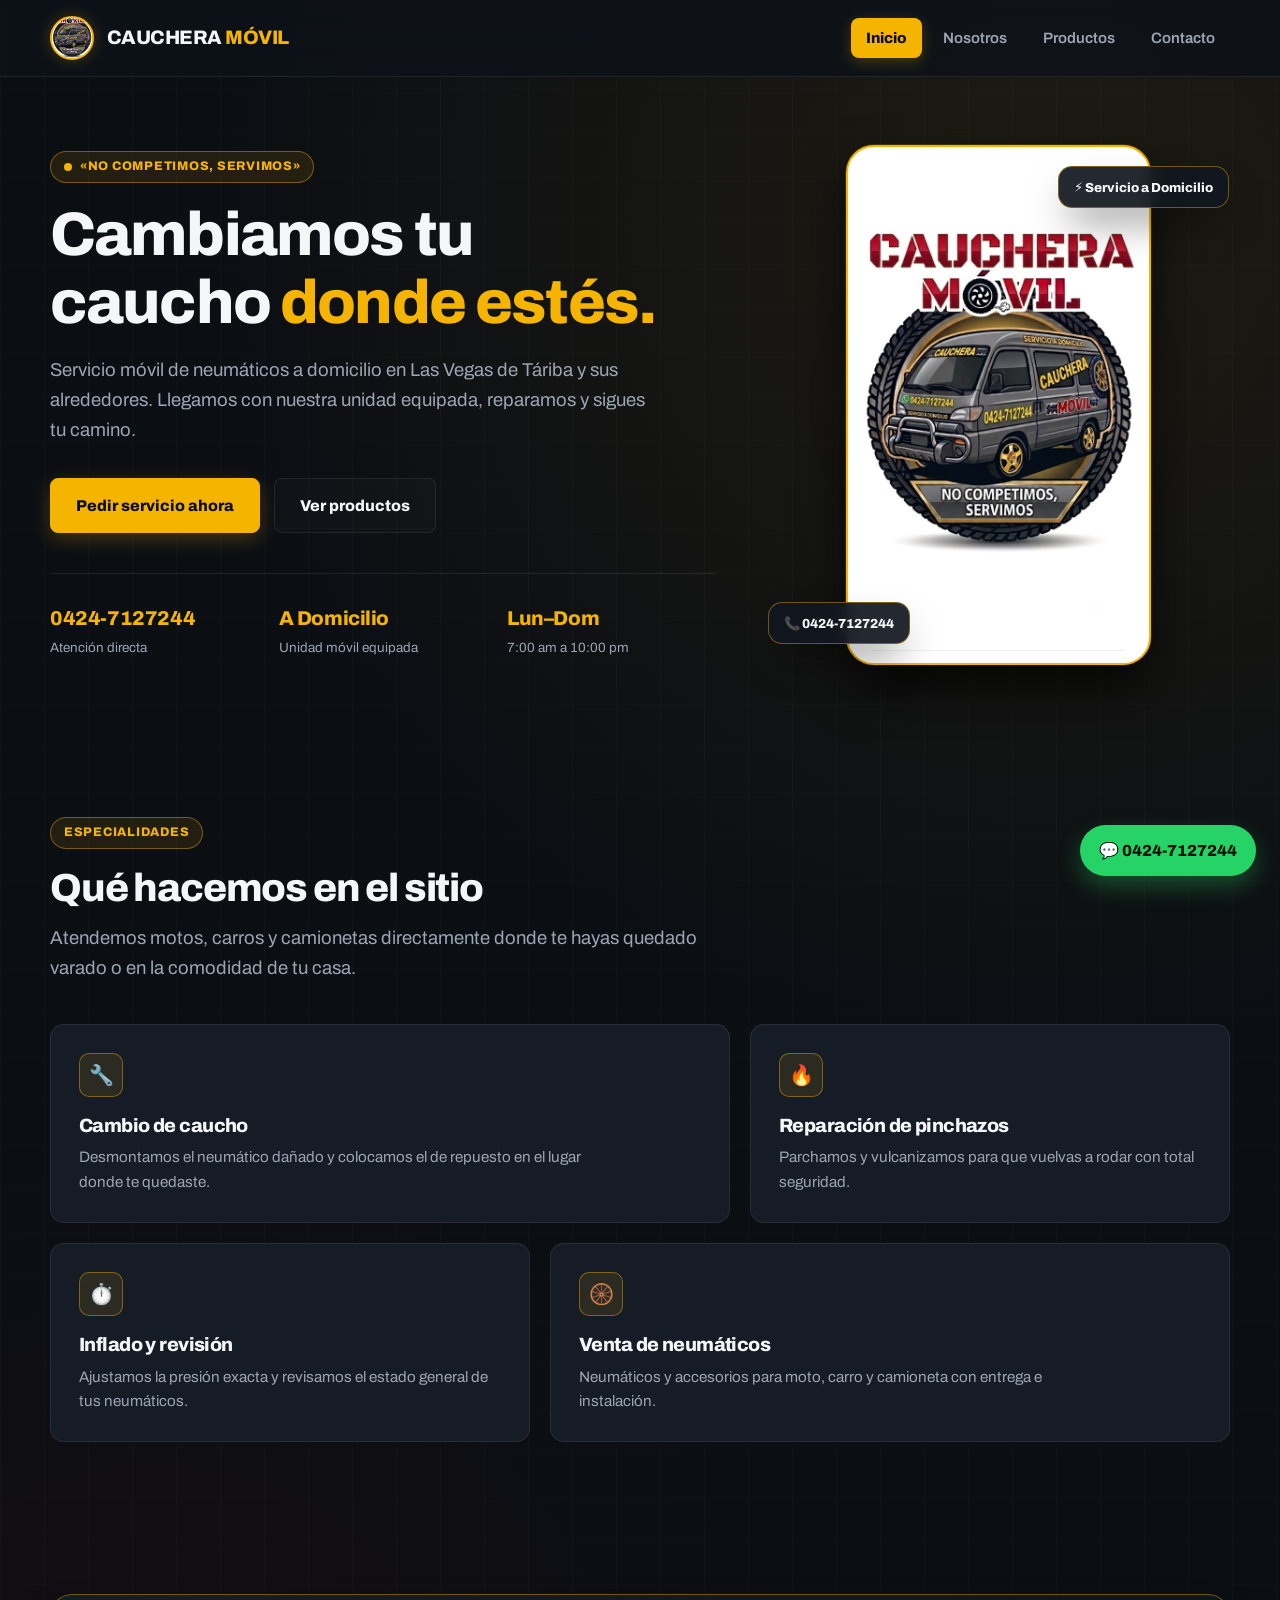
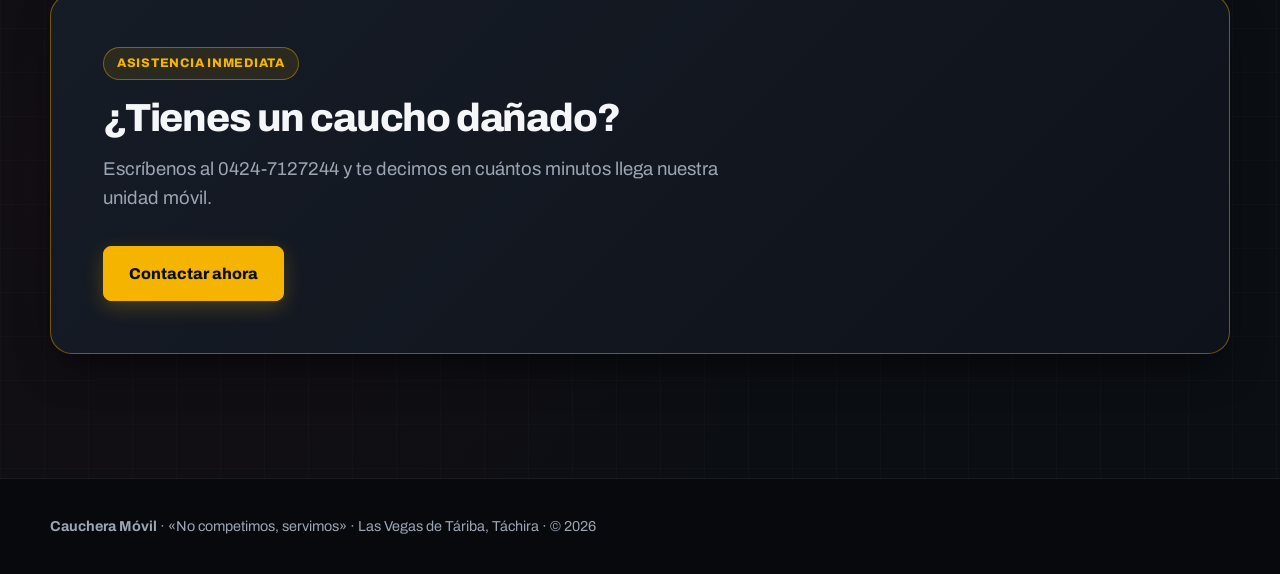
<file: index.html>
<!DOCTYPE html>
<html lang="es">
<head>
  <meta charset="utf-8">
  <meta name="viewport" content="width=device-width, initial-scale=1">
  <title>Inicio | Cauchera Móvil</title>
  <meta name="description" content="Servicio móvil de neumáticos en Las Vegas de Táriba: cambio, reparación y venta donde estés. No competimos, servimos.">
  <link rel="preconnect" href="https://fonts.googleapis.com">
  <link rel="preconnect" href="https://fonts.gstatic.com" crossorigin>
  <link href="https://fonts.googleapis.com/css2?family=Archivo:wght@400;600;800&display=swap" rel="stylesheet">
  <link rel="stylesheet" href="css/styles.css">
  <script src="js/main.js" defer></script>
</head>
<body>
  <a class="skip" href="#main">Saltar al contenido</a>

  <header class="site-header">
    <div class="wrap bar">
      <a class="brand" href="index.html">
        <img class="brand-logo" src="/src/logo.jpeg" alt="Logo Cauchera Móvil" width="44" height="44">
        <div>Cauchera <span>Móvil</span></div>
      </a>
      <button class="menu-btn" aria-expanded="false" aria-controls="nav">Menú ☰</button>
      <nav id="nav" aria-label="Principal">
        <a href="index.html" aria-current="page">Inicio</a>
        <a href="nosotros.html">Nosotros</a>
        <a href="productos.html">Productos</a>
        <a href="contacto.html">Contacto</a>
      </nav>
    </div>
  </header>

  <main id="main">
    <section class="hero">
      <div class="wrap">
        <div>
          <span class="eyebrow"><span class="pulse-dot"></span> «No competimos, servimos»</span>
          <h1>Cambiamos tu caucho <span class="highlight">donde estés.</span></h1>
          <p class="lead">Servicio móvil de neumáticos a domicilio en Las Vegas de Táriba y sus alrededores. Llegamos con nuestra unidad equipada, reparamos y sigues tu camino.</p>
          <div class="actions">
            <a class="btn" href="contacto.html">Pedir servicio ahora</a>
            <a class="btn ghost" href="productos.html">Ver productos</a>
          </div>
          <div class="hero-stats">
            <div class="stat-item">
              <strong>0424-7127244</strong>
              <span>Atención directa</span>
            </div>
            <div class="stat-item">
              <strong>A Domicilio</strong>
              <span>Unidad móvil equipada</span>
            </div>
            <div class="stat-item">
              <strong>Lun–Dom</strong>
              <span>7:00 am a 10:00 pm</span>
            </div>
          </div>
        </div>

        <div class="hero-visual">
          <div class="floating-badge top-right">⚡ Servicio a Domicilio</div>
          <figure class="hero-logo-Showcase">
            <img src="/src/logo.jpeg" alt="Emblema oficial de Cauchera Móvil: No competimos, servimos - 0424-7127244" width="340" height="480">
          </figure>
          <div class="floating-badge bottom-left">📞 0424-7127244</div>
        </div>
      </div>
    </section>

    <section>
      <div class="wrap">
        <div class="section-head">
          <span class="eyebrow">Especialidades</span>
          <h2>Qué hacemos en el sitio</h2>
          <p class="lead">Atendemos motos, carros y camionetas directamente donde te hayas quedado varado o en la comodidad de tu casa.</p>
        </div>
        <ul class="list">
          <li>
            <div>
              <div class="card-icon" aria-hidden="true">🔧</div>
              <h3>Cambio de caucho</h3>
              <p>Desmontamos el neumático dañado y colocamos el de repuesto en el lugar donde te quedaste.</p>
            </div>
          </li>
          <li>
            <div>
              <div class="card-icon" aria-hidden="true">🔥</div>
              <h3>Reparación de pinchazos</h3>
              <p>Parchamos y vulcanizamos para que vuelvas a rodar con total seguridad.</p>
            </div>
          </li>
          <li>
            <div>
              <div class="card-icon" aria-hidden="true">⏱️</div>
              <h3>Inflado y revisión</h3>
              <p>Ajustamos la presión exacta y revisamos el estado general de tus neumáticos.</p>
            </div>
          </li>
          <li>
            <div>
              <div class="card-icon" aria-hidden="true">🛞</div>
              <h3>Venta de neumáticos</h3>
              <p>Neumáticos y accesorios para moto, carro y camioneta con entrega e instalación.</p>
            </div>
          </li>
        </ul>
      </div>
    </section>

    <section class="cta">
      <div class="wrap">
        <span class="eyebrow">Asistencia Inmediata</span>
        <h2>¿Tienes un caucho dañado?</h2>
        <p class="lead">Escríbenos al 0424-7127244 y te decimos en cuántos minutos llega nuestra unidad móvil.</p>
        <div class="actions">
          <a class="btn" href="contacto.html">Contactar ahora</a>
        </div>
      </div>
    </section>
  </main>

  <a class="wa-float" href="https://wa.me/584247127244" target="_blank" rel="noopener noreferrer" aria-label="Escribir por WhatsApp">
    💬 0424-7127244
  </a>

  <footer>
    <div class="wrap footer-row">
      <p><strong>Cauchera Móvil</strong> · «No competimos, servimos» · Las Vegas de Táriba, Táchira · &copy; 2026</p>
    </div>
  </footer>
</body>
</html>
</file>
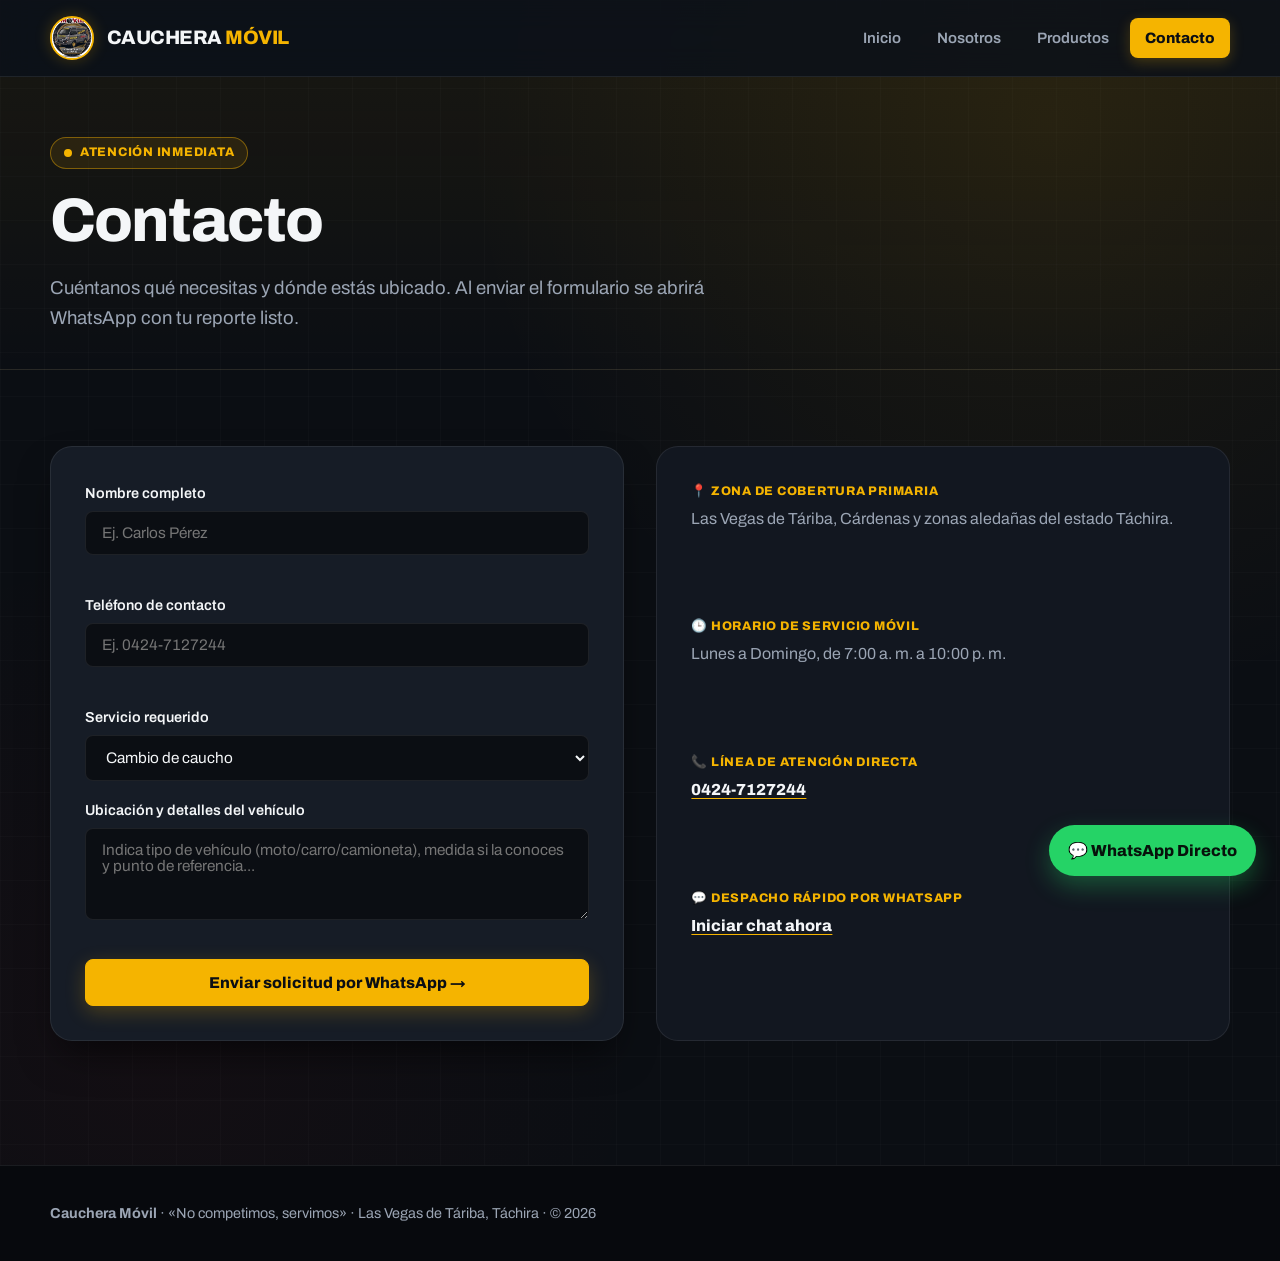
<file: contacto.html>
<!DOCTYPE html>
<html lang="es">
<head>
  <meta charset="utf-8">
  <meta name="viewport" content="width=device-width, initial-scale=1">
  <title>Contacto | Cauchera Móvil</title>
  <meta name="description" content="Pide tu servicio de cauchera móvil: escríbenos por WhatsApp o con el formulario.">
  <link rel="preconnect" href="https://fonts.googleapis.com">
  <link rel="preconnect" href="https://fonts.gstatic.com" crossorigin>
  <link href="https://fonts.googleapis.com/css2?family=Archivo:wght@400;600;800&display=swap" rel="stylesheet">
  <link rel="stylesheet" href="css/styles.css">
  <script src="js/main.js" defer></script>
</head>
<body>
  <a class="skip" href="#main">Saltar al contenido</a>

  <header class="site-header">
    <div class="wrap bar">
     <a class="brand" href="index.html">
        <img class="brand-logo" src="/src/logo.jpeg" alt="Logo Cauchera Móvil" width="44" height="44">
        <div>Cauchera <span>Móvil</span></div>
      </a>
      <button class="menu-btn" aria-expanded="false" aria-controls="nav">Menú ☰</button>
      <nav id="nav" aria-label="Principal">
        <a href="index.html">Inicio</a>
        <a href="nosotros.html">Nosotros</a>
        <a href="productos.html">Productos</a>
        <a href="contacto.html" aria-current="page">Contacto</a>
      </nav>
    </div>
  </header>

  <main id="main">
    <section class="page-head">
      <div class="wrap">
        <span class="eyebrow"><span class="pulse-dot"></span> Atención Inmediata</span>
        <h1>Contacto</h1>
        <p class="lead">Cuéntanos qué necesitas y dónde estás ubicado. Al enviar el formulario se abrirá WhatsApp con tu reporte listo.</p>
      </div>
    </section>

    <section>
      <div class="wrap two">
        <div>
          <form id="contacto-form" novalidate>
            <label>Nombre completo
              <input name="nombre" type="text" autocomplete="name" placeholder="Ej. Carlos Pérez" required aria-describedby="e-nombre">
              <span class="err" id="e-nombre" aria-live="polite"></span>
            </label>

            <label>Teléfono de contacto
              <input name="telefono" type="tel" autocomplete="tel" inputmode="tel" placeholder="Ej. 0424-7127244" required aria-describedby="e-telefono">
              <span class="err" id="e-telefono" aria-live="polite"></span>
            </label>

            <label>Servicio requerido
              <select name="servicio">
                <option value="Cambio de caucho">Cambio de caucho</option>
                <option value="Reparación de pinchazo">Reparación de pinchazo</option>
                <option value="Inflado y revisión">Inflado y revisión</option>
                <option value="Compra de neumáticos">Compra de neumáticos / Accesorios</option>
              </select>
            </label>

            <label>Ubicación y detalles del vehículo
              <textarea name="mensaje" rows="4" required aria-describedby="e-mensaje" placeholder="Indica tipo de vehículo (moto/carro/camioneta), medida si la conoces y punto de referencia..."></textarea>
              <span class="err" id="e-mensaje" aria-live="polite"></span>
            </label>

            <button class="btn" type="submit">Enviar solicitud por WhatsApp →</button>
          </form>

          <p class="ok" id="gracias" hidden role="status">
            ✅ ¡Listo! Se abrió WhatsApp con tu solicitud estructurada; presiona enviar en el chat para despachar tu unidad.
          </p>
        </div>

        <dl class="info">
          <div>
            <dt>📍 Zona de cobertura primaria</dt>
            <dd>Las Vegas de Táriba, Cárdenas y zonas aledañas del estado Táchira.</dd>
          </div>
          <div>
            <dt>🕒 Horario de servicio móvil</dt>
            <dd>Lunes a Domingo, de 7:00 a. m. a 10:00 p. m.</dd>
          </div>
          <div>
            <dt>📞 Línea de atención directa</dt>
            <dd><a href="tel:+584247127244">0424-7127244</a></dd>
          </div>
          <div>
            <dt>💬 Despacho rápido por WhatsApp</dt>
            <dd><a href="https://wa.me/584247127244" target="_blank" rel="noopener noreferrer">Iniciar chat ahora</a></dd>
          </div>
        </dl>
      </div>
    </section>
  </main>

  <a class="wa-float" href="https://wa.me/584247127244" target="_blank" rel="noopener noreferrer" aria-label="Escribir por WhatsApp">
    💬 WhatsApp Directo
  </a>

  <footer>
  <div class="wrap footer-row">
      <p><strong>Cauchera Móvil</strong> · «No competimos, servimos» · Las Vegas de Táriba, Táchira · &copy; 2026</p>
    </div>
  </footer>
</body>
</html>
</file>
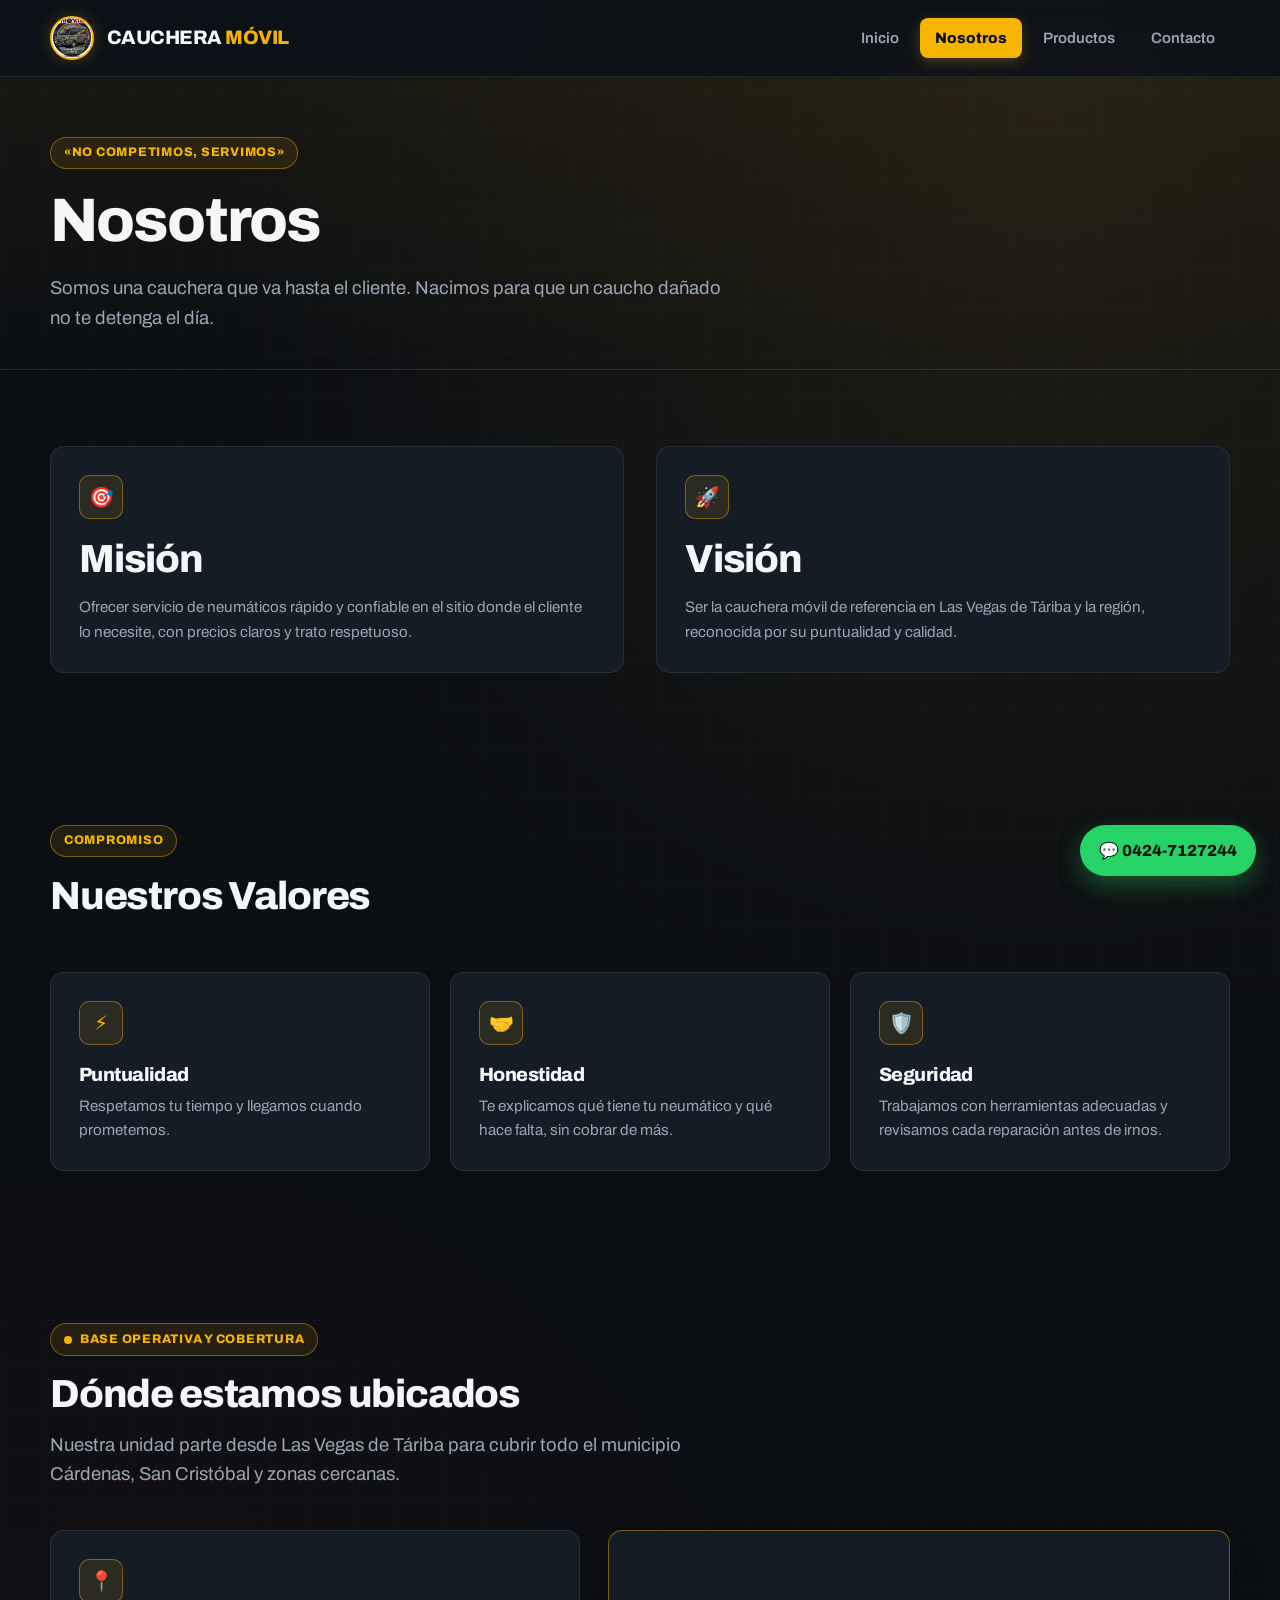
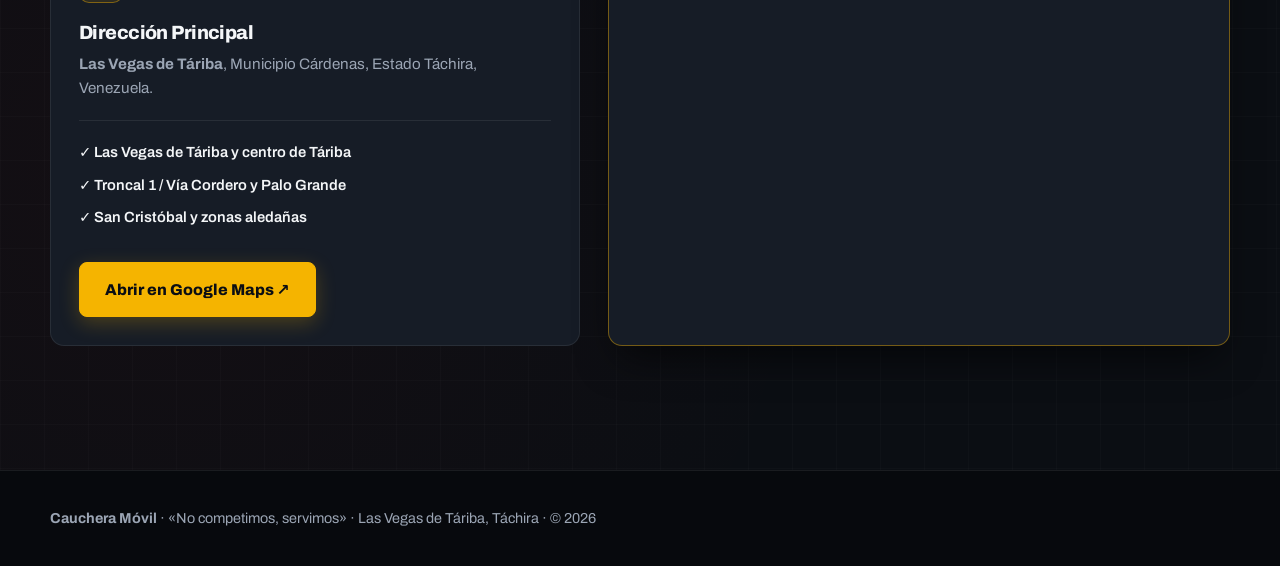
<file: nosotros.html>
<!DOCTYPE html>
<html lang="es">
<head>
  <meta charset="utf-8">
  <meta name="viewport" content="width=device-width, initial-scale=1">
  <title>Nosotros y Ubicación | Cauchera Móvil</title>
  <meta name="description" content="Conoce quiénes somos, nuestra misión, valores y nuestra ubicación en Las Vegas de Táriba, Táchira.">
  <link rel="preconnect" href="https://fonts.googleapis.com">
  <link rel="preconnect" href="https://fonts.gstatic.com" crossorigin>
  <link href="https://fonts.googleapis.com/css2?family=Archivo:wght@400;600;800&display=swap" rel="stylesheet">
  <link rel="stylesheet" href="css/styles.css">
  <script src="js/main.js" defer></script>
</head>
<body>
  <a class="skip" href="#main">Saltar al contenido</a>

  <header class="site-header">
    <div class="wrap bar">
      <a class="brand" href="index.html">
        <img class="brand-logo" src="/src/logo.jpeg" alt="Logo Cauchera Móvil" width="44" height="44">
        <div>Cauchera <span>Móvil</span></div>
      </a>
      <button class="menu-btn" aria-expanded="false" aria-controls="nav">Menú ☰</button>
      <nav id="nav" aria-label="Principal">
        <a href="index.html">Inicio</a>
        <a href="nosotros.html" aria-current="page">Nosotros</a>
        <a href="productos.html">Productos</a>
        <a href="contacto.html">Contacto</a>
      </nav>
    </div>
  </header>

  <main id="main">
    <section class="page-head">
      <div class="wrap">
        <span class="eyebrow">«No competimos, servimos»</span>
        <h1>Nosotros</h1>
        <p class="lead">Somos una cauchera que va hasta el cliente. Nacimos para que un caucho dañado no te detenga el día.</p>
      </div>
    </section>

    <section>
      <div class="wrap two">
        <div class="card-box">
          <div class="card-icon" aria-hidden="true">🎯</div>
          <h2>Misión</h2>
          <p class="lead">Ofrecer servicio de neumáticos rápido y confiable en el sitio donde el cliente lo necesite, con precios claros y trato respetuoso.</p>
        </div>
        <div class="card-box">
          <div class="card-icon" aria-hidden="true">🚀</div>
          <h2>Visión</h2>
          <p class="lead">Ser la cauchera móvil de referencia en Las Vegas de Táriba y la región, reconocida por su puntualidad y calidad.</p>
        </div>
      </div>
    </section>

    <section>
      <div class="wrap">
        <div class="section-head">
          <span class="eyebrow">Compromiso</span>
          <h2>Nuestros Valores</h2>
        </div>
        <ul class="list">
          <li>
            <div>
              <div class="card-icon" aria-hidden="true">⚡</div>
              <h3>Puntualidad</h3>
              <p>Respetamos tu tiempo y llegamos cuando prometemos.</p>
            </div>
          </li>
          <li>
            <div>
              <div class="card-icon" aria-hidden="true">🤝</div>
              <h3>Honestidad</h3>
              <p>Te explicamos qué tiene tu neumático y qué hace falta, sin cobrar de más.</p>
            </div>
          </li>
          <li>
            <div>
              <div class="card-icon" aria-hidden="true">🛡️</div>
              <h3>Seguridad</h3>
              <p>Trabajamos con herramientas adecuadas y revisamos cada reparación antes de irnos.</p>
            </div>
          </li>
        </ul>
      </div>
    </section>

    <!-- NUEVA SECCIÓN: DIRECCIÓN Y GOOGLE MAPS -->
    <section id="ubicacion">
      <div class="wrap">
        <div class="section-head">
          <span class="eyebrow"><span class="pulse-dot"></span> Base Operativa y Cobertura</span>
          <h2>Dónde estamos ubicados</h2>
          <p class="lead">Nuestra unidad parte desde Las Vegas de Táriba para cubrir todo el municipio Cárdenas, San Cristóbal y zonas cercanas.</p>
        </div>

        <div class="map-grid">
          <div class="card-box map-details">
            <div>
              <div class="card-icon" aria-hidden="true">📍</div>
              <h3>Dirección Principal</h3>
              <p><strong>Las Vegas de Táriba</strong>, Municipio Cárdenas, Estado Táchira, Venezuela.</p>
              
              <ul class="coverage-list">
                <li>✓ Las Vegas de Táriba y centro de Táriba</li>
                <li>✓ Troncal 1 / Vía Cordero y Palo Grande</li>
                <li>✓ San Cristóbal y zonas aledañas</li>
              </ul>
            </div>

            <div class="actions">
              <a class="btn" href="https://www.google.com/maps/search/?api=1&query=Las+Vegas+de+Tariba+Tachira+Venezuela" target="_blank" rel="noopener noreferrer">
                Abrir en Google Maps ↗
              </a>
            </div>
          </div>

          <div class="map-frame-wrap">
            <iframe
              class="map-iframe"
              title="Ubicación de Cauchera Móvil en Las Vegas de Táriba, Táchira"
              src="https://maps.google.com/maps?q=Las%20Vegas%20de%20Tariba,%20Tachira,%20Venezuela&t=&z=15&ie=UTF8&iwloc=&output=embed"
              loading="lazy"
              referrerpolicy="no-referrer-when-downgrade"
              allowfullscreen>
            </iframe>
          </div>
        </div>
      </div>
    </section>
  </main>

  <a class="wa-float" href="https://wa.me/584247127244" target="_blank" rel="noopener noreferrer" aria-label="Escribir por WhatsApp">
    💬 0424-7127244
  </a>

  <footer>
    <div class="wrap footer-row">
      <p><strong>Cauchera Móvil</strong> · «No competimos, servimos» · Las Vegas de Táriba, Táchira · &copy; 2026</p>
    </div>
  </footer>
</body>
</html>
</file>
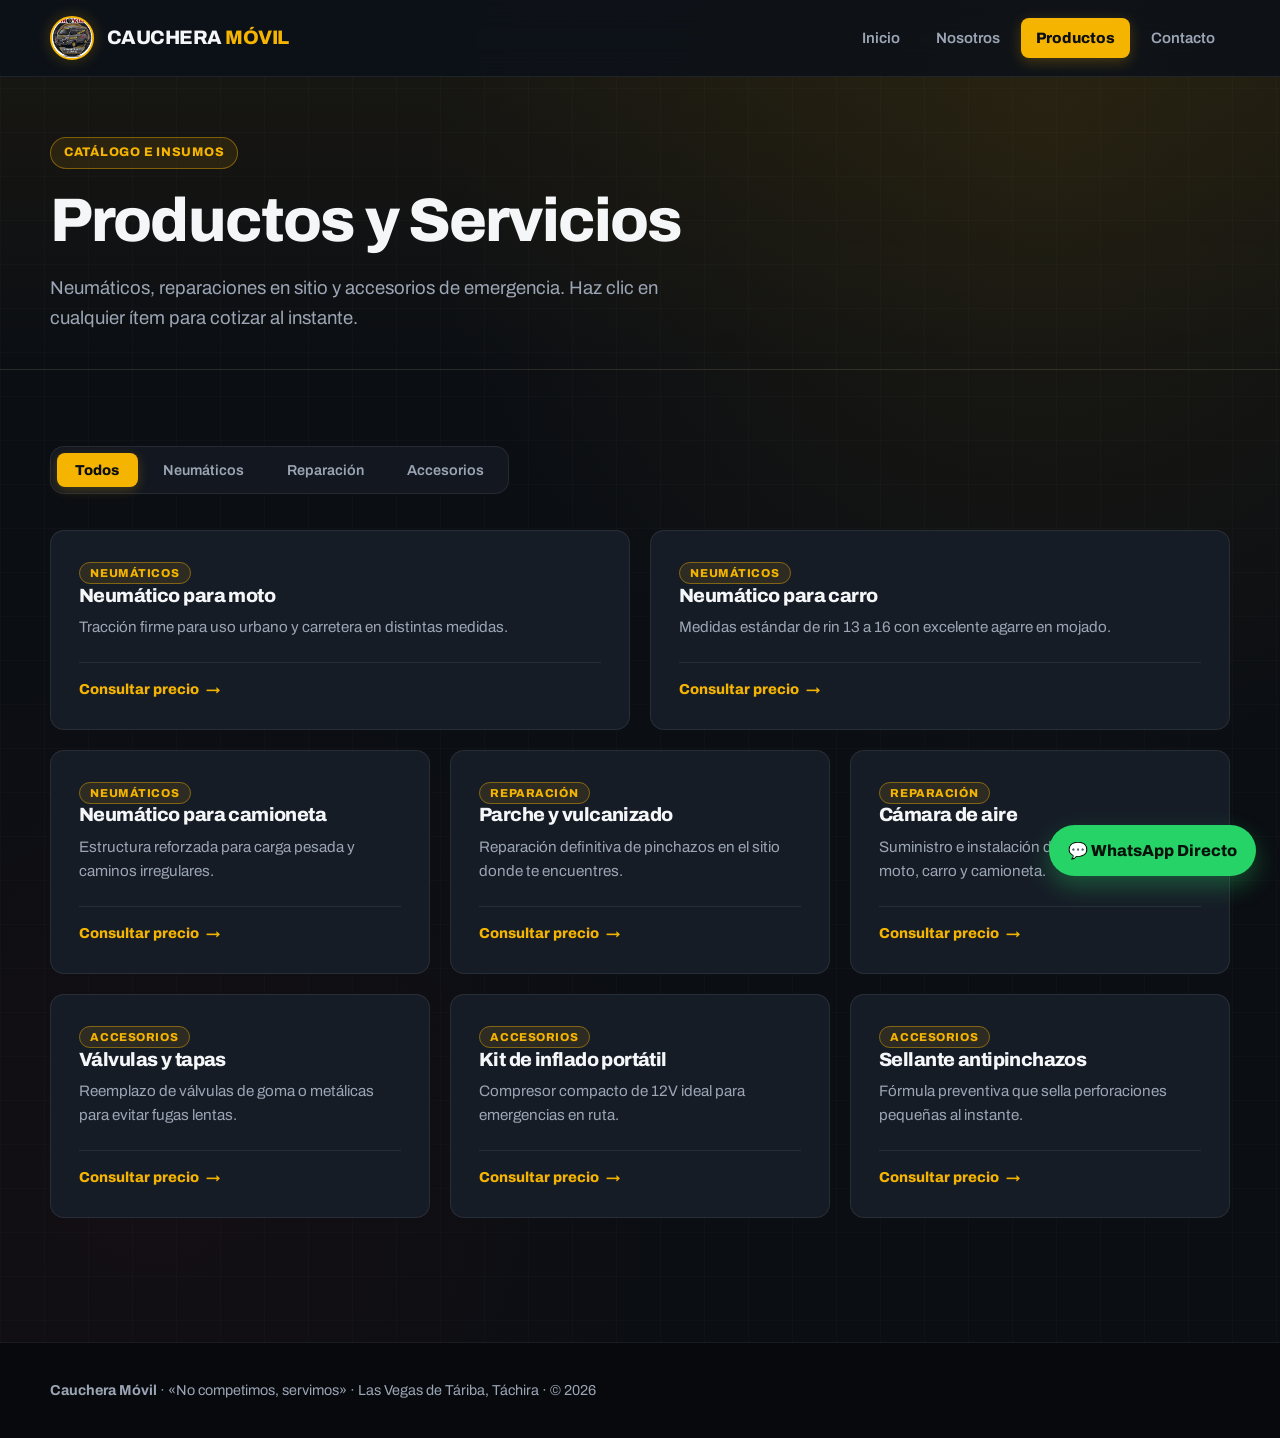
<file: productos.html>
<!DOCTYPE html>
<html lang="es">
<head>
  <meta charset="utf-8">
  <meta name="viewport" content="width=device-width, initial-scale=1">
  <title>Productos | Cauchera Móvil</title>
  <meta name="description" content="Neumáticos, reparaciones y accesorios para moto, carro y camioneta.">
  <link rel="preconnect" href="https://fonts.googleapis.com">
  <link rel="preconnect" href="https://fonts.gstatic.com" crossorigin>
  <link href="https://fonts.googleapis.com/css2?family=Archivo:wght@400;600;800&display=swap" rel="stylesheet">
  <link rel="stylesheet" href="css/styles.css">
  <script src="js/main.js" defer></script>
</head>
<body>
  <a class="skip" href="#main">Saltar al contenido</a>

  <header class="site-header">
    <div class="wrap bar">
      <a class="brand" href="index.html">
        <img class="brand-logo" src="/src/logo.jpeg" alt="Logo Cauchera Móvil" width="44" height="44">
        <div>Cauchera <span>Móvil</span></div>
      </a>
      <button class="menu-btn" aria-expanded="false" aria-controls="nav">Menú ☰</button>
      <nav id="nav" aria-label="Principal">
        <a href="index.html">Inicio</a>
        <a href="nosotros.html">Nosotros</a>
        <a href="productos.html" aria-current="page">Productos</a>
        <a href="contacto.html">Contacto</a>
      </nav>
    </div>
  </header>

  <main id="main">
    <section class="page-head">
      <div class="wrap">
        <span class="eyebrow">Catálogo e Insumos</span>
        <h1>Productos y Servicios</h1>
        <p class="lead">Neumáticos, reparaciones en sitio y accesorios de emergencia. Haz clic en cualquier ítem para cotizar al instante.</p>
      </div>
    </section>

    <section>
      <div class="wrap">
        <div class="filters" role="group" aria-label="Filtrar por categoría">
          <button type="button" data-cat="todos" aria-pressed="true">Todos</button>
          <button type="button" data-cat="neumaticos" aria-pressed="false">Neumáticos</button>
          <button type="button" data-cat="reparacion" aria-pressed="false">Reparación</button>
          <button type="button" data-cat="accesorios" aria-pressed="false">Accesorios</button>
        </div>

        <div class="grid">
          <article class="item" data-cat="neumaticos">
            <div>
              <span class="tag">Neumáticos</span>
              <h3>Neumático para moto</h3>
              <p>Tracción firme para uso urbano y carretera en distintas medidas.</p>
            </div>
            <a href="contacto.html?producto=Neumático%20para%20moto">Consultar precio</a>
          </article>

          <article class="item" data-cat="neumaticos">
            <div>
              <span class="tag">Neumáticos</span>
              <h3>Neumático para carro</h3>
              <p>Medidas estándar de rin 13 a 16 con excelente agarre en mojado.</p>
            </div>
            <a href="contacto.html?producto=Neumático%20para%20carro">Consultar precio</a>
          </article>

          <article class="item" data-cat="neumaticos">
            <div>
              <span class="tag">Neumáticos</span>
              <h3>Neumático para camioneta</h3>
              <p>Estructura reforzada para carga pesada y caminos irregulares.</p>
            </div>
            <a href="contacto.html?producto=Neumático%20para%20camioneta">Consultar precio</a>
          </article>

          <article class="item" data-cat="reparacion">
            <div>
              <span class="tag">Reparación</span>
              <h3>Parche y vulcanizado</h3>
              <p>Reparación definitiva de pinchazos en el sitio donde te encuentres.</p>
            </div>
            <a href="contacto.html?producto=Parche%20y%20vulcanizado">Consultar precio</a>
          </article>

          <article class="item" data-cat="reparacion">
            <div>
              <span class="tag">Reparación</span>
              <h3>Cámara de aire</h3>
              <p>Suministro e instalación de tripas/cámaras para moto, carro y camioneta.</p>
            </div>
            <a href="contacto.html?producto=Cámara%20de%20aire">Consultar precio</a>
          </article>

          <article class="item" data-cat="accesorios">
            <div>
              <span class="tag">Accesorios</span>
              <h3>Válvulas y tapas</h3>
              <p>Reemplazo de válvulas de goma o metálicas para evitar fugas lentas.</p>
            </div>
            <a href="contacto.html?producto=Válvulas%20y%20tapas">Consultar precio</a>
          </article>

          <article class="item" data-cat="accesorios">
            <div>
              <span class="tag">Accesorios</span>
              <h3>Kit de inflado portátil</h3>
              <p>Compresor compacto de 12V ideal para emergencias en ruta.</p>
            </div>
            <a href="contacto.html?producto=Kit%20de%20inflado">Consultar precio</a>
          </article>

          <article class="item" data-cat="accesorios">
            <div>
              <span class="tag">Accesorios</span>
              <h3>Sellante antipinchazos</h3>
              <p>Fórmula preventiva que sella perforaciones pequeñas al instante.</p>
            </div>
            <a href="contacto.html?producto=Sellante%20antipinchazos">Consultar precio</a>
          </article>
        </div>
      </div>
    </section>
  </main>

  <a class="wa-float" href="https://wa.me/584247127244" target="_blank" rel="noopener noreferrer" aria-label="Escribir por WhatsApp">
    💬 WhatsApp Directo
  </a>

  <footer>
    <div class="wrap footer-row">
      <p><strong>Cauchera Móvil</strong> · «No competimos, servimos» · Las Vegas de Táriba, Táchira · &copy; 2026</p>
    </div>
  </footer>
</body>
</html>
</file>
<file: css/styles.css>
/* ==========================================================================
   CAUCHERA MÓVIL - HOJA DE ESTILOS PRINCIPAL (FRONTEND DESIGN ENGINEERING)
   ========================================================================== */

:root {
  --bg-main: #0b0e13;
  --bg-elevated: #121720;
  --bg-card: #161c26;
  --bg-card-hover: #1c2432;
  --bg-glass: rgba(14, 18, 26, 0.84);

  --text-primary: #f4f6f8;
  --text-secondary: #9ba5b4;

  --accent: #f5b400;
  --accent-hover: #ffca2c;
  --accent-red: #b91c1c;
  --accent-glow: rgba(245, 180, 0, 0.24);
  --accent-soft: rgba(245, 180, 0, 0.1);

  --success: #10b981;
  --danger: #ef4444;
  --border: rgba(255, 255, 255, 0.08);
  --border-subtle: rgba(255, 255, 255, 0.05);
  --border-accent: rgba(245, 180, 0, 0.42);

  --font-main: 'Archivo', system-ui, -apple-system, sans-serif;
  --max-w: 1180px;

  /* Radios calibrados para concentricidad: R_outer = R_inner + padding */
  --radius-sm: 8px;
  --radius-md: 14px;
  --radius-lg: 22px;

  --shadow-lg: 0 20px 40px -12px rgba(0, 0, 0, 0.65);

  /* Curvas de Emil Kowalski según frecuencia de interacción */
  --ease-out-snap: cubic-bezier(0.22, 1, 0.36, 1);
  --ease-out-expo: cubic-bezier(0.16, 1, 0.3, 1);
  --ease-drawer: cubic-bezier(0.32, 0.72, 0, 1);

  --dur-fast: 150ms;
  --dur-med: 220ms;
  --dur-slow: 360ms;
}

*, *::before, *::after {
  box-sizing: border-box;
  margin: 0;
  padding: 0;
}

html {
  scroll-behavior: smooth;
  color-scheme: dark;
  -webkit-font-smoothing: antialiased;
  -moz-osx-font-smoothing: grayscale;
}

body {
  font-family: var(--font-main);
  background-color: var(--bg-main);
  background-image:
    radial-gradient(circle at 82% 10%, rgba(245, 180, 0, 0.08), transparent 38%),
    radial-gradient(circle at 12% 82%, rgba(185, 28, 28, 0.05), transparent 32%),
    linear-gradient(rgba(255, 255, 255, 0.015) 1px, transparent 1px),
    linear-gradient(90deg, rgba(255, 255, 255, 0.015) 1px, transparent 1px);
  background-size: 100% 100%, 100% 100%, 44px 44px, 44px 44px;
  color: var(--text-primary);
  line-height: 1.6;
  min-height: 100vh;
  display: flex;
  flex-direction: column;
  overflow-x: hidden;
}

main {
  flex: 1;
}

a {
  color: inherit;
  text-decoration: none;
  transition:
    color var(--dur-fast) var(--ease-out-snap),
    background-color var(--dur-fast) var(--ease-out-snap),
    border-color var(--dur-fast) var(--ease-out-snap),
    transform var(--dur-fast) var(--ease-out-snap),
    box-shadow var(--dur-fast) var(--ease-out-snap);
}

a:focus-visible,
button:focus-visible {
  outline: 2px solid var(--accent);
  outline-offset: 3px;
}

ul {
  list-style: none;
}

img, svg {
  max-width: 100%;
  display: block;
}

.skip {
  position: absolute;
  top: -100px;
  left: 1rem;
  background: var(--accent);
  color: #0b0e13;
  font-weight: 800;
  padding: 0.75rem 1.25rem;
  border-radius: var(--radius-sm);
  z-index: 9999;
}

.skip:focus {
  top: 1rem;
}

.wrap {
  width: min(100% - 2.5rem, var(--max-w));
  margin-inline: auto;
}

/* ==========================================================================
   HEADER Y NAVEGACIÓN (ALTA FRECUENCIA: 150MS)
   ========================================================================== */
.site-header {
  position: sticky;
  top: 0;
  z-index: 1000;
  background: var(--bg-glass);
  backdrop-filter: blur(16px);
  -webkit-backdrop-filter: blur(16px);
  border-bottom: 1px solid var(--border);
  transition:
    box-shadow var(--dur-med) var(--ease-out-snap),
    border-color var(--dur-med) var(--ease-out-snap);
}

.site-header.scrolled {
  box-shadow: 0 10px 30px rgba(0, 0, 0, 0.55);
  border-bottom-color: rgba(245, 180, 0, 0.22);
}

.bar {
  display: flex;
  align-items: center;
  justify-content: space-between;
  min-height: 76px;
  gap: 1.5rem;
}

.brand {
  display: inline-flex;
  align-items: center;
  gap: 0.8rem;
  font-weight: 800;
  font-size: 1.22rem;
  letter-spacing: -0.025em;
  text-transform: uppercase;
}

.brand:active {
  transform: scale(0.98);
}

.brand-logo {
  width: 44px;
  height: 44px;
  border-radius: 50%;
  object-fit: cover;
  object-position: center 55%;
  border: 2px solid var(--accent);
  background: #fff;
  box-shadow: 0 0 16px var(--accent-glow);
  transition: transform var(--dur-med) var(--ease-out-snap);
}

.brand:hover .brand-logo {
  transform: rotate(-4deg) scale(1.05);
}

.brand span {
  color: var(--accent);
}

#nav {
  display: flex;
  align-items: center;
  gap: 0.35rem;
}

#nav a {
  padding: 0.5rem 0.95rem;
  border-radius: var(--radius-sm);
  font-weight: 600;
  font-size: 0.94rem;
  color: var(--text-secondary);
}

#nav a:hover {
  color: var(--text-primary);
  background: rgba(255, 255, 255, 0.05);
}

#nav a:active {
  transform: scale(0.97);
}

#nav a[aria-current="page"] {
  color: #0b0e13;
  background: var(--accent);
  font-weight: 800;
  box-shadow: 0 4px 14px var(--accent-glow);
}

.menu-btn {
  display: none;
  background: var(--bg-card);
  color: var(--text-primary);
  border: 1px solid var(--border);
  padding: 0.55rem 0.95rem;
  border-radius: var(--radius-sm);
  font-family: inherit;
  font-weight: 600;
  cursor: pointer;
  transition:
    background-color var(--dur-fast) var(--ease-out-snap),
    border-color var(--dur-fast) var(--ease-out-snap),
    transform var(--dur-fast) var(--ease-out-snap);
}

.menu-btn:active {
  transform: scale(0.96);
}

/* ==========================================================================
   TIPOGRAFÍA (/TYPESET), BADGES Y BOTONES CON FÍSICA TÁCTIL
   ========================================================================== */
.eyebrow {
  display: inline-flex;
  align-items: center;
  gap: 0.5rem;
  padding: 0.32rem 0.8rem;
  background: var(--accent-soft);
  border: 1px solid var(--border-accent);
  color: var(--accent);
  border-radius: 999px;
  font-size: 0.78rem;
  font-weight: 800;
  text-transform: uppercase;
  letter-spacing: 0.06em;
  margin-bottom: 1.1rem;
}

.pulse-dot {
  width: 8px;
  height: 8px;
  background: var(--accent);
  border-radius: 50%;
  box-shadow: 0 0 0 0 rgba(245, 180, 0, 0.7);
  animation: pulse 2.2s infinite;
}

h1, h2, h3 {
  line-height: 1.12;
  letter-spacing: -0.03em;
  font-weight: 800;
  text-wrap: balance;
}

h1 {
  font-size: clamp(2.35rem, 4.8vw, 3.85rem);
  margin-bottom: 1.15rem;
}

h1 .highlight {
  color: var(--accent);
}

h2 {
  font-size: clamp(1.75rem, 3.2vw, 2.45rem);
  margin-bottom: 0.85rem;
}

.lead {
  font-size: clamp(1.02rem, 1.6vw, 1.16rem);
  color: var(--text-secondary);
  max-width: 62ch;
  text-wrap: pretty;
}

.section-head {
  display: flex;
  flex-direction: column;
  align-items: flex-start;
  margin-bottom: 2.5rem;
}

.actions {
  display: flex;
  flex-wrap: wrap;
  gap: 0.9rem;
  margin-top: 2rem;
}

.btn {
  display: inline-flex;
  align-items: center;
  justify-content: center;
  gap: 0.55rem;
  background: var(--accent);
  color: #0b0e13;
  font-family: inherit;
  font-weight: 800;
  font-size: 0.98rem;
  padding: 0.88rem 1.55rem;
  border-radius: var(--radius-sm);
  border: 1px solid var(--accent);
  cursor: pointer;
  box-shadow: 0 6px 20px var(--accent-glow);
  transition:
    transform var(--dur-fast) var(--ease-out-snap),
    background-color var(--dur-fast) var(--ease-out-snap),
    border-color var(--dur-fast) var(--ease-out-snap),
    box-shadow var(--dur-fast) var(--ease-out-snap);
}

.btn:hover {
  background: var(--accent-hover);
  border-color: var(--accent-hover);
  transform: translateY(-2px);
  box-shadow: 0 10px 26px rgba(245, 180, 0, 0.35);
}

.btn:active {
  transform: scale(0.97);
  box-shadow: 0 3px 10px var(--accent-glow);
}

.btn.ghost {
  background: rgba(255, 255, 255, 0.02);
  color: var(--text-primary);
  border-color: var(--border);
  box-shadow: none;
}

.btn.ghost:hover {
  border-color: var(--border-accent);
  color: var(--accent);
  background: var(--accent-soft);
}

.btn.ghost:active {
  transform: scale(0.97);
}

/* ==========================================================================
   HERO Y ESCUDO CON RADIOS CONCÉNTRICOS EXACTOS
   ========================================================================== */
section {
  padding: 4.75rem 0;
  position: relative;
}

.hero {
  padding: 4.25rem 0 4.75rem;
  overflow: hidden;
}

.hero .wrap {
  display: grid;
  grid-template-columns: 1.18fr 0.82fr;
  align-items: center;
  gap: 3.25rem;
}

.hero-stats {
  display: grid;
  grid-template-columns: repeat(3, 1fr);
  gap: 1.25rem;
  margin-top: 2.5rem;
  padding-top: 1.75rem;
  border-top: 1px solid var(--border);
  font-variant-numeric: tabular-nums;
}

.stat-item strong {
  display: block;
  font-size: 1.25rem;
  font-weight: 800;
  color: var(--accent);
  letter-spacing: -0.02em;
}

.stat-item span {
  font-size: 0.84rem;
  color: var(--text-secondary);
}

.hero-visual {
  position: relative;
  display: grid;
  place-items: center;
}

.hero-visual::before {
  content: "";
  position: absolute;
  width: 310px;
  height: 310px;
  border-radius: 50%;
  background: radial-gradient(circle, rgba(245, 180, 0, 0.24) 0%, rgba(185, 28, 28, 0.12) 55%, transparent 72%);
  filter: blur(24px);
  z-index: -1;
}

/* R_outer (28px) = R_inner (16px) + padding (12px) */
.hero-logo-Showcase {
  width: min(100%, 305px);
  background: #ffffff;
  padding: 12px;
  border-radius: 28px;
  border: 2px solid var(--accent);
  box-shadow:
    0 24px 48px rgba(0, 0, 0, 0.7),
    0 0 0 1px rgba(245, 180, 0, 0.2);
  transition:
    transform var(--dur-slow) var(--ease-out-expo),
    box-shadow var(--dur-slow) var(--ease-out-expo);
}

.hero-logo-Showcase:hover {
  transform: translateY(-4px) scale(1.015);
  box-shadow:
    0 28px 56px rgba(0, 0, 0, 0.8),
    0 0 32px rgba(245, 180, 0, 0.3);
}

.hero-logo-Showcase img {
  width: 100%;
  height: auto;
  border-radius: 16px;
}

.floating-badge {
  position: absolute;
  z-index: 2;
  background: rgba(18, 23, 32, 0.92);
  backdrop-filter: blur(10px);
  -webkit-backdrop-filter: blur(10px);
  border: 1px solid var(--border-accent);
  padding: 0.6rem 0.95rem;
  border-radius: var(--radius-md);
  font-size: 0.82rem;
  font-weight: 800;
  font-variant-numeric: tabular-nums;
  box-shadow: var(--shadow-lg);
  display: flex;
  align-items: center;
  gap: 0.45rem;
  transition: transform var(--dur-med) var(--ease-out-snap);
}

.hero-visual:hover .floating-badge.top-right {
  transform: translate(4px, -4px);
}

.hero-visual:hover .floating-badge.bottom-left {
  transform: translate(-4px, 4px);
}

.floating-badge.top-right {
  top: 4%;
  right: 0;
}

.floating-badge.bottom-left {
  bottom: 4%;
  left: 0;
}

.page-head {
  padding: 3.75rem 0 2.25rem;
  background: linear-gradient(180deg, rgba(245, 180, 0, 0.05) 0%, transparent 100%);
  border-bottom: 1px solid var(--border);
}

/* ==========================================================================
   BENTO GRID ASIMÉTRICO (DESIGN VARIANCE: 7) Y TARJETAS
   ========================================================================== */
.list, .grid {
  display: grid;
  grid-template-columns: repeat(12, 1fr);
  gap: 1.25rem;
}

/* En Inicio (4 ítems): patrón Bento 7/5 arriba y 5/7 abajo */
.list li {
  grid-column: span 6;
}

.list li:nth-child(4n + 1) {
  grid-column: span 7;
}

.list li:nth-child(4n + 2) {
  grid-column: span 5;
}

.list li:nth-child(4n + 3) {
  grid-column: span 5;
}

.list li:nth-child(4n + 4) {
  grid-column: span 7;
}

/* Si la lista tiene exactamente 3 ítems (Nosotros -> Valores): 4 columnas cada uno */
.list li:first-child:nth-last-child(3),
.list li:first-child:nth-last-child(3) ~ li {
  grid-column: span 4;
}

/* Catálogo de productos: tarjetas destacadas ocupan 6 columnas, resto 4 */
.grid .item {
  grid-column: span 4;
}

.grid .item:nth-child(1),
.grid .item:nth-child(2) {
  grid-column: span 6;
}

.list li, .item, .card-box {
  background: var(--bg-card);
  border: 1px solid var(--border);
  border-radius: var(--radius-md);
  padding: 1.75rem;
  position: relative;
  overflow: hidden;
  display: flex;
  flex-direction: column;
  justify-content: space-between;
  transition:
    transform var(--dur-med) var(--ease-out-snap),
    background-color var(--dur-med) var(--ease-out-snap),
    border-color var(--dur-med) var(--ease-out-snap),
    box-shadow var(--dur-med) var(--ease-out-snap);
}

.list li::before, .item::before, .card-box::before {
  content: "";
  position: absolute;
  top: 0;
  left: 0;
  width: 100%;
  height: 2px;
  background: linear-gradient(90deg, var(--accent), var(--accent-red), transparent);
  opacity: 0;
  transition: opacity var(--dur-med) var(--ease-out-snap);
}

.list li:hover, .item:hover, .card-box:hover {
  transform: translateY(-4px);
  background: var(--bg-card-hover);
  border-color: var(--border-accent);
  box-shadow: var(--shadow-lg);
}

.list li:hover::before, .item:hover::before, .card-box:hover::before {
  opacity: 1;
}

.card-icon {
  width: 44px;
  height: 44px;
  border-radius: 10px;
  background: var(--accent-soft);
  border: 1px solid var(--border-accent);
  color: var(--accent);
  display: grid;
  place-items: center;
  margin-bottom: 1.15rem;
  font-size: 1.25rem;
}

.list h3, .item h3, .card-box h3 {
  font-size: 1.2rem;
  margin-bottom: 0.55rem;
}

.list p, .item p, .card-box p {
  color: var(--text-secondary);
  font-size: 0.95rem;
  max-width: 58ch;
}

.two {
  display: grid;
  grid-template-columns: repeat(2, 1fr);
  gap: 2rem;
  align-items: stretch;
}

/* ==========================================================================
   SECCIÓN GOOGLE MAPS (NOSOTROS.HTML)
   ========================================================================== */
.map-grid {
  display: grid;
  grid-template-columns: 0.92fr 1.08fr;
  gap: 1.75rem;
  align-items: stretch;
}

.coverage-list {
  margin-top: 1.25rem;
  display: grid;
  gap: 0.55rem;
  border-top: 1px solid var(--border);
  padding-top: 1.25rem;
}

.coverage-list li {
  color: var(--text-primary);
  font-size: 0.92rem;
  font-weight: 600;
}

.map-frame-wrap {
  background: var(--bg-card);
  border: 1px solid var(--border-accent);
  border-radius: var(--radius-md);
  overflow: hidden;
  min-height: 360px;
  box-shadow: var(--shadow-lg);
  position: relative;
}

.map-iframe {
  width: 100%;
  height: 100%;
  min-height: 360px;
  border: 0;
  display: block;
  filter: grayscale(15%) contrast(1.04);
  transition: filter var(--dur-slow) var(--ease-out-snap);
}

.map-frame-wrap:hover .map-iframe {
  filter: grayscale(0%) contrast(1);
}

/* ==========================================================================
   FILTROS (ALTA FRECUENCIA: 150MS + RADIOS CONCÉNTRICOS)
   ========================================================================== */
/* R_outer (14px) = R_inner (8px) + padding (6px) */
.filters {
  display: flex;
  flex-wrap: wrap;
  gap: 0.4rem;
  margin-bottom: 2.25rem;
  padding: 6px;
  background: var(--bg-elevated);
  border: 1px solid var(--border);
  border-radius: var(--radius-md);
  width: fit-content;
}

.filters button {
  background: transparent;
  color: var(--text-secondary);
  border: none;
  padding: 0.55rem 1.15rem;
  border-radius: var(--radius-sm);
  font-family: inherit;
  font-weight: 600;
  font-size: 0.9rem;
  cursor: pointer;
  transition:
    background-color var(--dur-fast) var(--ease-out-snap),
    color var(--dur-fast) var(--ease-out-snap),
    transform var(--dur-fast) var(--ease-out-snap),
    box-shadow var(--dur-fast) var(--ease-out-snap);
}

.filters button:hover {
  color: var(--text-primary);
}

.filters button:active {
  transform: scale(0.96);
}

.filters button[aria-pressed="true"] {
  background: var(--accent);
  color: #0b0e13;
  font-weight: 800;
  box-shadow: 0 3px 12px var(--accent-glow);
}

.item .tag {
  align-self: flex-start;
  font-size: 0.72rem;
  font-weight: 800;
  text-transform: uppercase;
  letter-spacing: 0.05em;
  padding: 0.25rem 0.65rem;
  border-radius: 999px;
  background: var(--accent-soft);
  color: var(--accent);
  border: 1px solid var(--border-accent);
  margin-bottom: 0.9rem;
}

.item a {
  margin-top: 1.4rem;
  display: inline-flex;
  align-items: center;
  gap: 0.45rem;
  font-weight: 800;
  font-size: 0.9rem;
  color: var(--accent);
  padding-top: 0.95rem;
  border-top: 1px solid var(--border);
}

.item a:active {
  transform: scale(0.98);
}

.item a::after {
  content: "→";
  transition: transform var(--dur-fast) var(--ease-out-snap);
}

.item:hover a::after {
  transform: translateX(4px);
}

.item.is-hidden {
  display: none;
}

.item.fade-in {
  animation: cardPop 180ms var(--ease-out-snap) forwards;
}

/* ==========================================================================
   SECCIÓN CTA Y FORMULARIO DE CONTACTO
   ========================================================================== */
.cta .wrap {
  background: linear-gradient(135deg, #161c26 0%, #0e121a 100%);
  border: 1px solid var(--border-accent);
  border-radius: var(--radius-lg);
  padding: clamp(2rem, 4.5vw, 3.25rem);
  box-shadow: var(--shadow-lg);
}

#contacto-form {
  background: var(--bg-card);
  border: 1px solid var(--border);
  border-radius: var(--radius-lg);
  padding: 2.15rem;
  display: grid;
  gap: 1.15rem;
  box-shadow: var(--shadow-lg);
}

#contacto-form label {
  display: flex;
  flex-direction: column;
  gap: 0.4rem;
  font-weight: 600;
  font-size: 0.9rem;
  color: var(--text-primary);
}

#contacto-form input,
#contacto-form select,
#contacto-form textarea {
  width: 100%;
  background: var(--bg-main);
  border: 1px solid var(--border);
  border-radius: var(--radius-sm);
  padding: 0.8rem 0.95rem;
  color: var(--text-primary);
  font-family: inherit;
  font-size: 0.96rem;
  font-variant-numeric: tabular-nums;
  transition:
    border-color var(--dur-fast) var(--ease-out-snap),
    box-shadow var(--dur-fast) var(--ease-out-snap);
}

#contacto-form input:focus,
#contacto-form select:focus,
#contacto-form textarea:focus {
  outline: none;
  border-color: var(--accent);
  box-shadow: 0 0 0 3px var(--accent-soft);
}

#contacto-form input.invalid,
#contacto-form textarea.invalid {
  border-color: var(--danger);
}

.err {
  color: var(--danger);
  font-size: 0.8rem;
  font-weight: 600;
  min-height: 1.1em;
}

.ok {
  margin-top: 1rem;
  padding: 0.95rem 1.2rem;
  background: rgba(16, 185, 129, 0.12);
  border: 1px solid var(--success);
  color: #6ee7b7;
  border-radius: var(--radius-sm);
  font-weight: 600;
}

dl.info {
  background: var(--bg-elevated);
  border: 1px solid var(--border);
  border-radius: var(--radius-lg);
  padding: 2.15rem;
  display: grid;
  gap: 1.15rem;
  font-variant-numeric: tabular-nums;
}

dl.info dt {
  font-size: 0.78rem;
  text-transform: uppercase;
  letter-spacing: 0.06em;
  color: var(--accent);
  font-weight: 800;
  margin-bottom: 0.25rem;
}

dl.info dd {
  color: var(--text-secondary);
  font-size: 1rem;
  padding-bottom: 0.95rem;
  border-bottom: 1px solid var(--border);
}

dl.info dd:last-of-type {
  border-bottom: none;
  padding-bottom: 0;
}

dl.info a {
  color: var(--text-primary);
  font-weight: 800;
  text-decoration: underline;
  text-decoration-color: var(--accent);
  text-underline-offset: 3px;
}

/* ==========================================================================
   FOOTER Y BOTÓN FLOTANTE WHATSAPP
   ========================================================================== */
footer {
  background: #07090d;
  border-top: 1px solid var(--border);
  padding: 2.25rem 0;
  margin-top: 3rem;
  color: var(--text-secondary);
  font-size: 0.9rem;
  font-variant-numeric: tabular-nums;
}

.footer-row {
  display: flex;
  flex-wrap: wrap;
  justify-content: space-between;
  align-items: center;
  gap: 1rem;
}

.wa-float {
  position: fixed;
  bottom: 1.5rem;
  right: 1.5rem;
  z-index: 990;
  background: #25d366;
  color: #07120b;
  font-weight: 800;
  font-variant-numeric: tabular-nums;
  padding: 0.8rem 1.2rem;
  border-radius: 999px;
  display: inline-flex;
  align-items: center;
  gap: 0.5rem;
  box-shadow: 0 10px 24px rgba(37, 211, 102, 0.32);
  transition:
    transform var(--dur-fast) var(--ease-out-snap),
    box-shadow var(--dur-fast) var(--ease-out-snap);
}

.wa-float:hover {
  transform: translateY(-3px);
  box-shadow: 0 14px 28px rgba(37, 211, 102, 0.42);
}

.wa-float:active {
  transform: scale(0.96);
}

/* ==========================================================================
   ANIMACIONES DE ENTRADA Y KEYFRAMES
   ========================================================================== */
[data-reveal] {
  opacity: 0;
  transform: translateY(18px);
  transition:
    opacity var(--dur-slow) var(--ease-out-expo),
    transform var(--dur-slow) var(--ease-out-expo);
}

[data-reveal].is-visible {
  opacity: 1;
  transform: translateY(0);
}

@keyframes pulse {
  0% { box-shadow: 0 0 0 0 rgba(245, 180, 0, 0.65); }
  70% { box-shadow: 0 0 0 8px rgba(245, 180, 0, 0); }
  100% { box-shadow: 0 0 0 0 rgba(245, 180, 0, 0); }
}

/* Escalado desde 0.96 (nunca desde 0) según regla de Emil Kowalski */
@keyframes cardPop {
  from {
    opacity: 0;
    transform: scale(0.96) translateY(6px);
  }
  to {
    opacity: 1;
    transform: scale(1) translateY(0);
  }
}

/* ==========================================================================
   RESPONSIVE DESIGN
   ========================================================================== */
@media (max-width: 920px) {
  .list li,
  .list li:nth-child(4n + 1),
  .list li:nth-child(4n + 2),
  .list li:nth-child(4n + 3),
  .list li:nth-child(4n + 4),
  .list li:first-child:nth-last-child(3),
  .list li:first-child:nth-last-child(3) ~ li,
  .grid .item,
  .grid .item:nth-child(1),
  .grid .item:nth-child(2) {
    grid-column: span 6;
  }
}

@media (max-width: 760px) {
  .hero .wrap,
  .two,
  .map-grid {
    grid-template-columns: 1fr;
  }

  .list li,
  .list li:nth-child(4n + 1),
  .list li:nth-child(4n + 2),
  .list li:nth-child(4n + 3),
  .list li:nth-child(4n + 4),
  .list li:first-child:nth-last-child(3),
  .list li:first-child:nth-last-child(3) ~ li,
  .grid .item,
  .grid .item:nth-child(1),
  .grid .item:nth-child(2) {
    grid-column: span 12;
  }

  .menu-btn {
    display: inline-flex;
  }

  #nav {
    position: absolute;
    top: 76px;
    left: 0;
    right: 0;
    background: var(--bg-elevated);
    border-bottom: 1px solid var(--border);
    flex-direction: column;
    align-items: stretch;
    padding: 0.85rem 1.25rem;
    display: none;
    box-shadow: var(--shadow-lg);
  }

  #nav.open {
    display: flex;
  }

  .hero-stats {
    grid-template-columns: 1fr;
  }
}

@media (prefers-reduced-motion: reduce) {
  *, *::before, *::after {
    animation-duration: 0.01ms !important;
    animation-iteration-count: 1 !important;
    transition-duration: 0.01ms !important;
    scroll-behavior: auto !important;
  }
}
</file>
